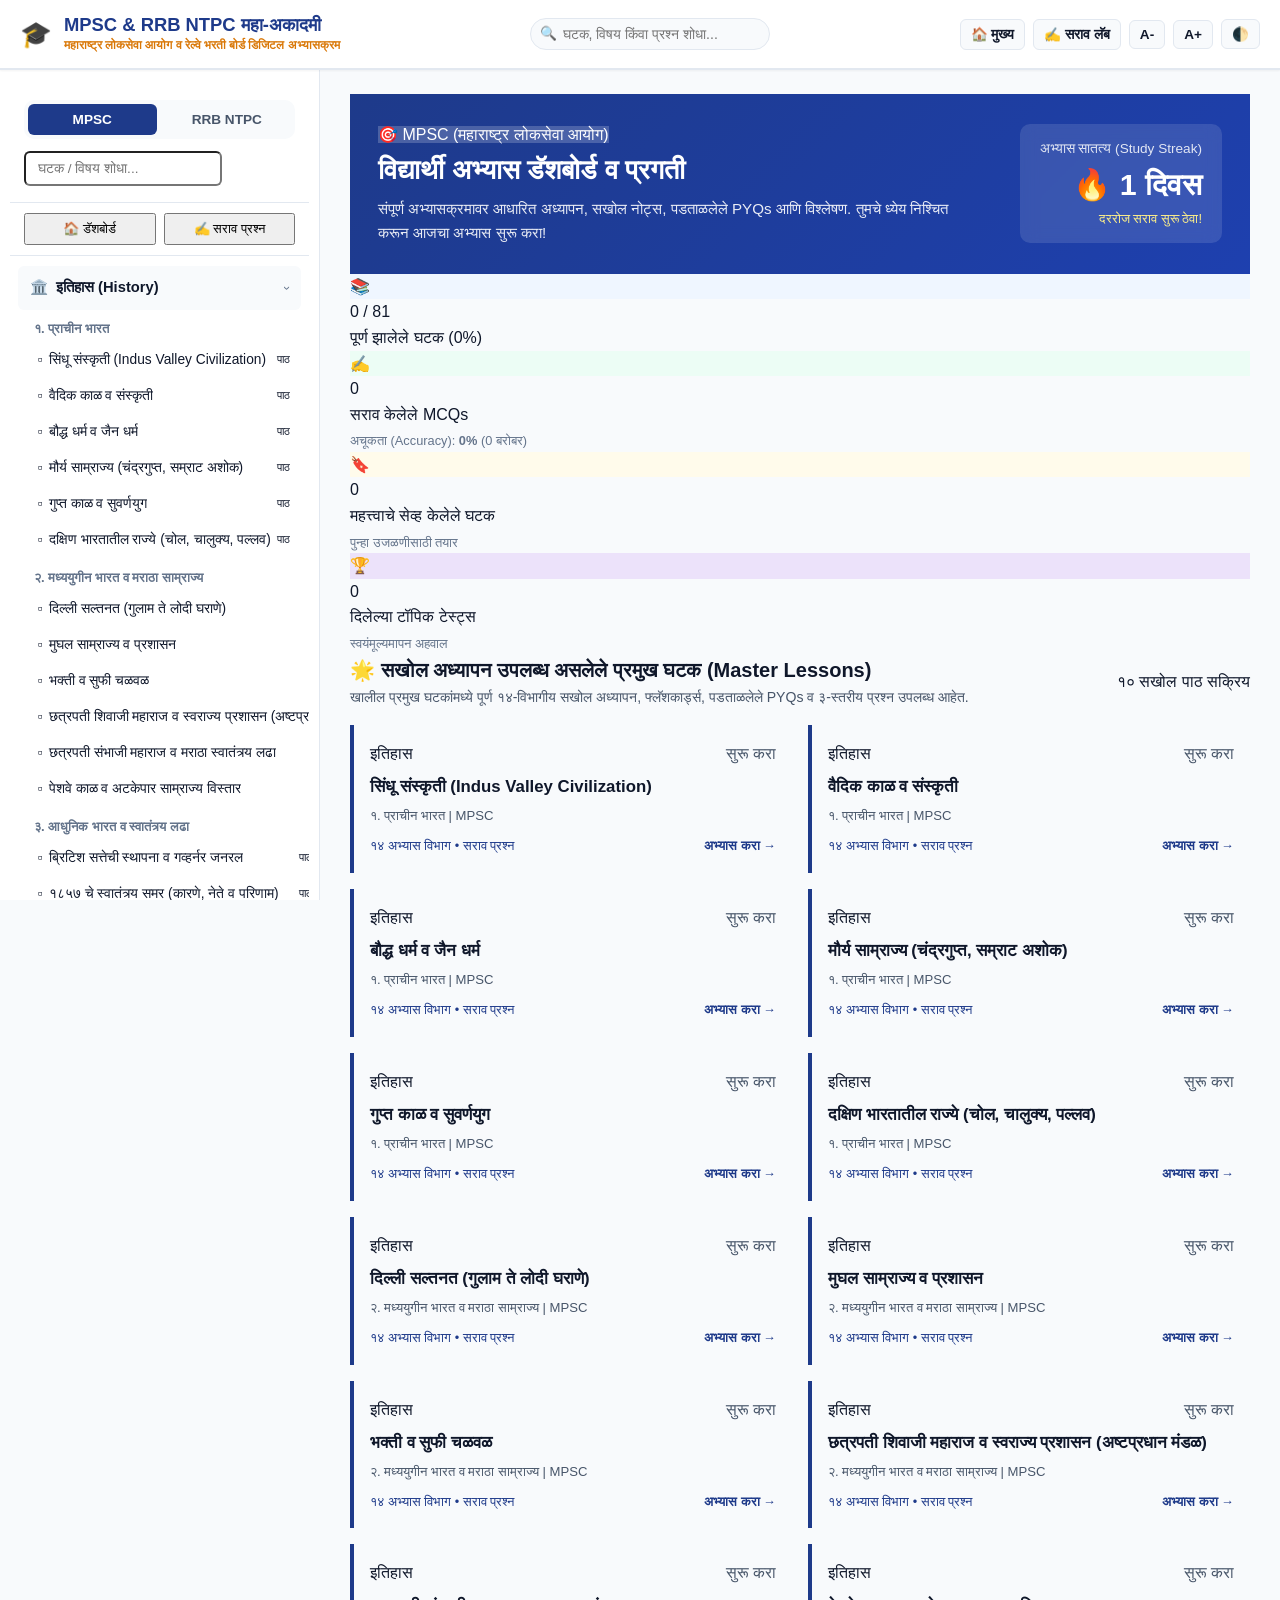
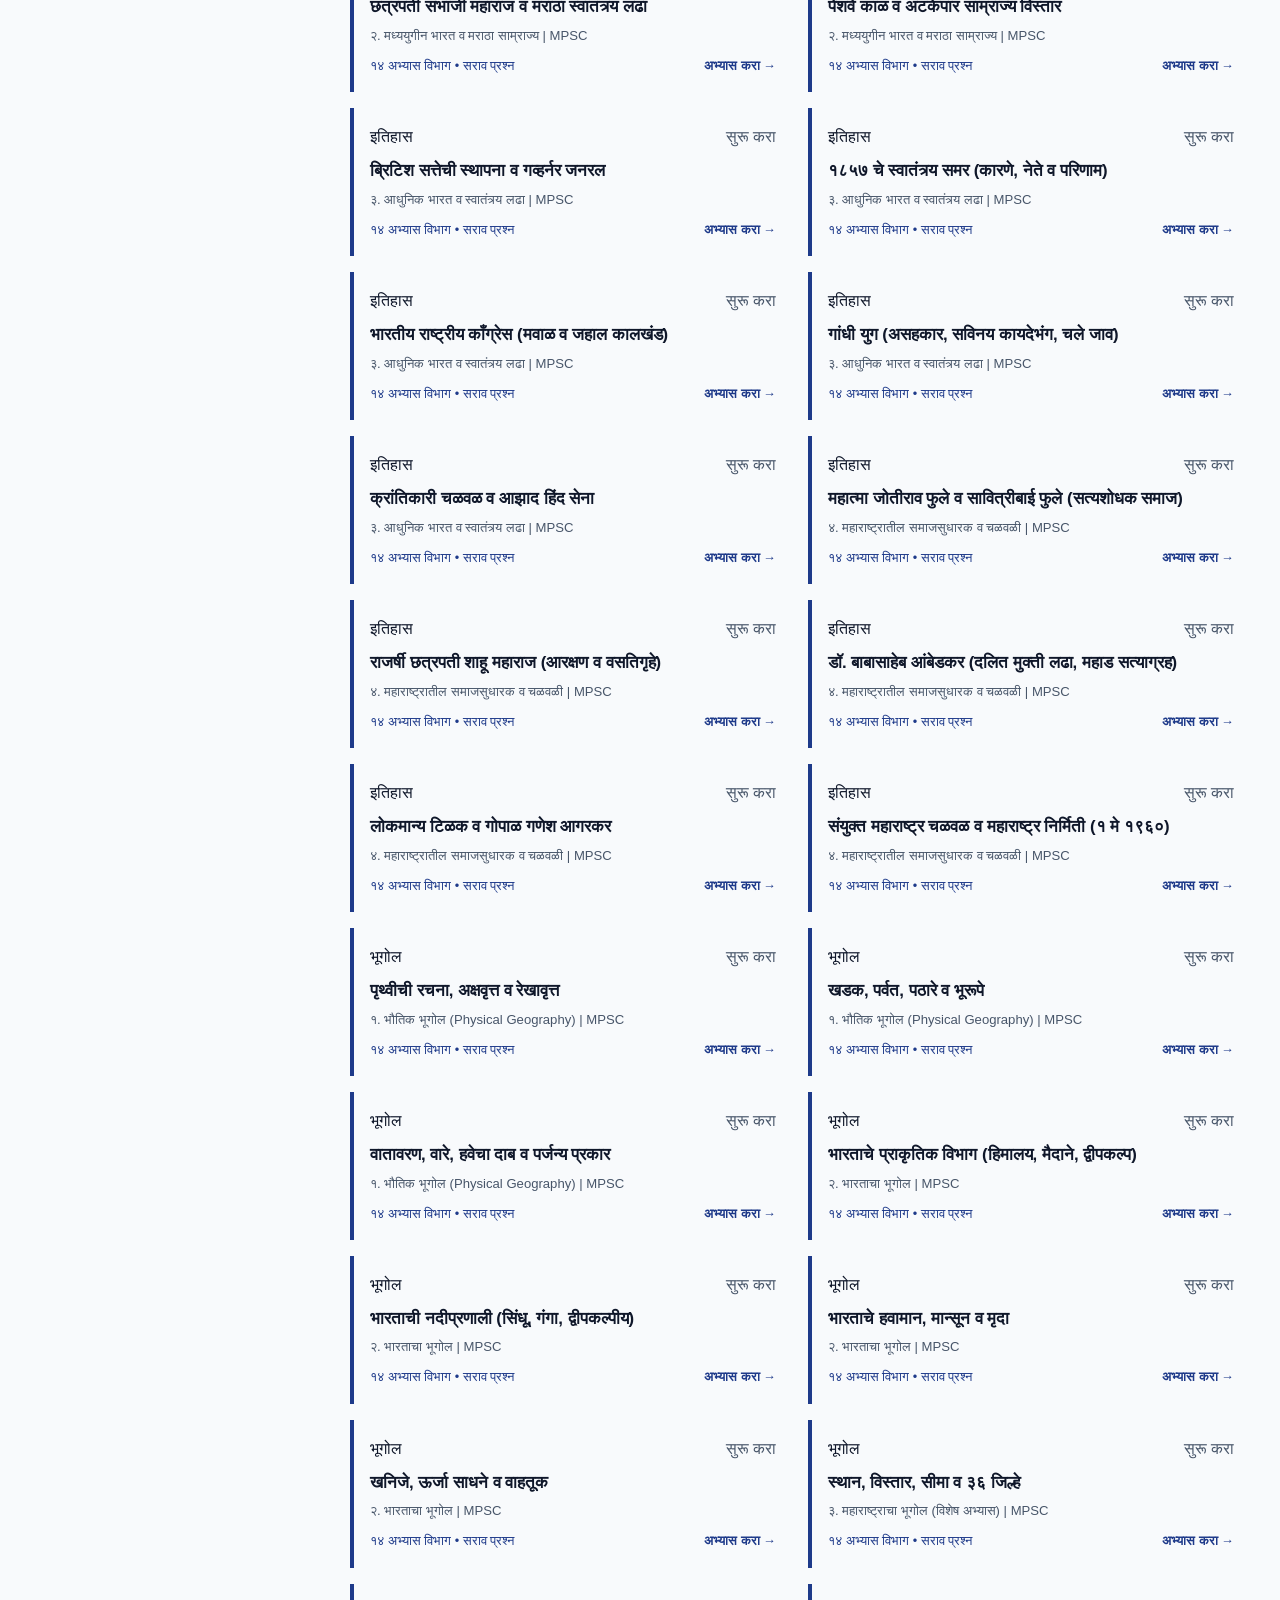
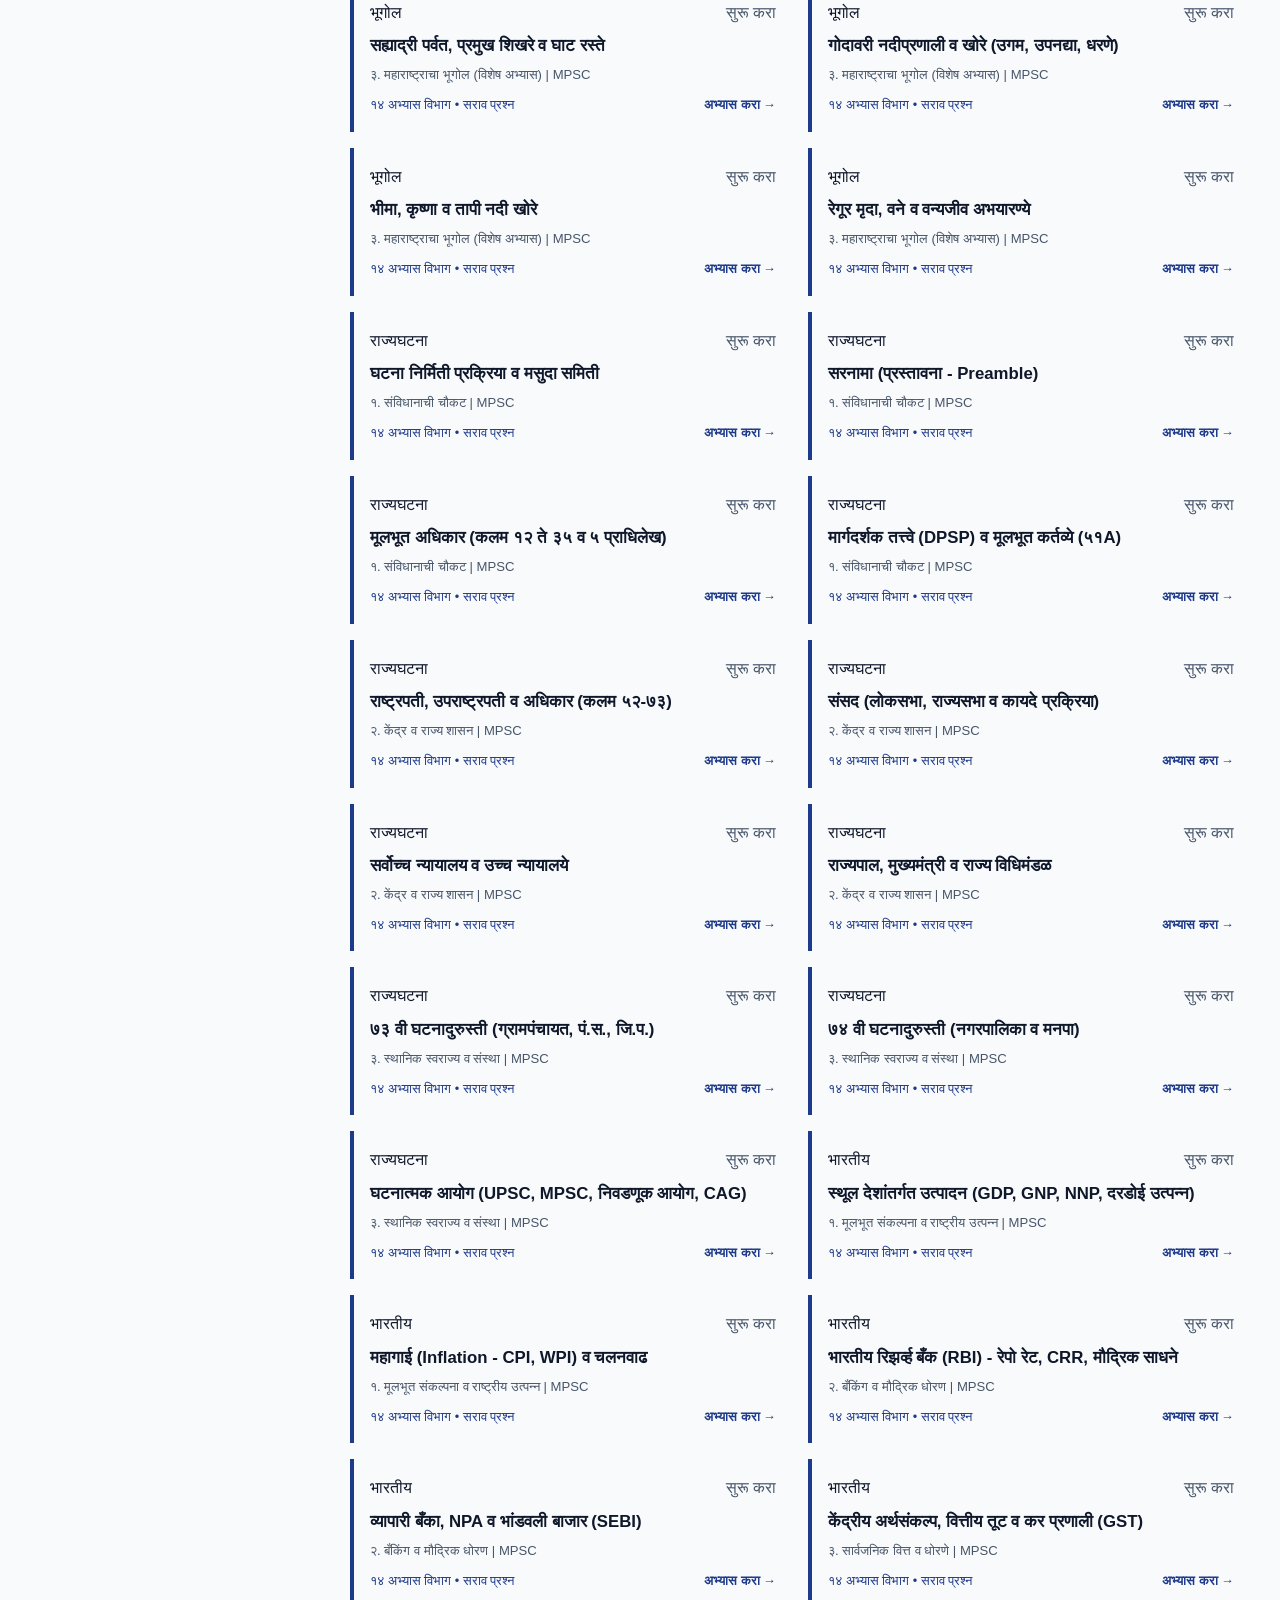
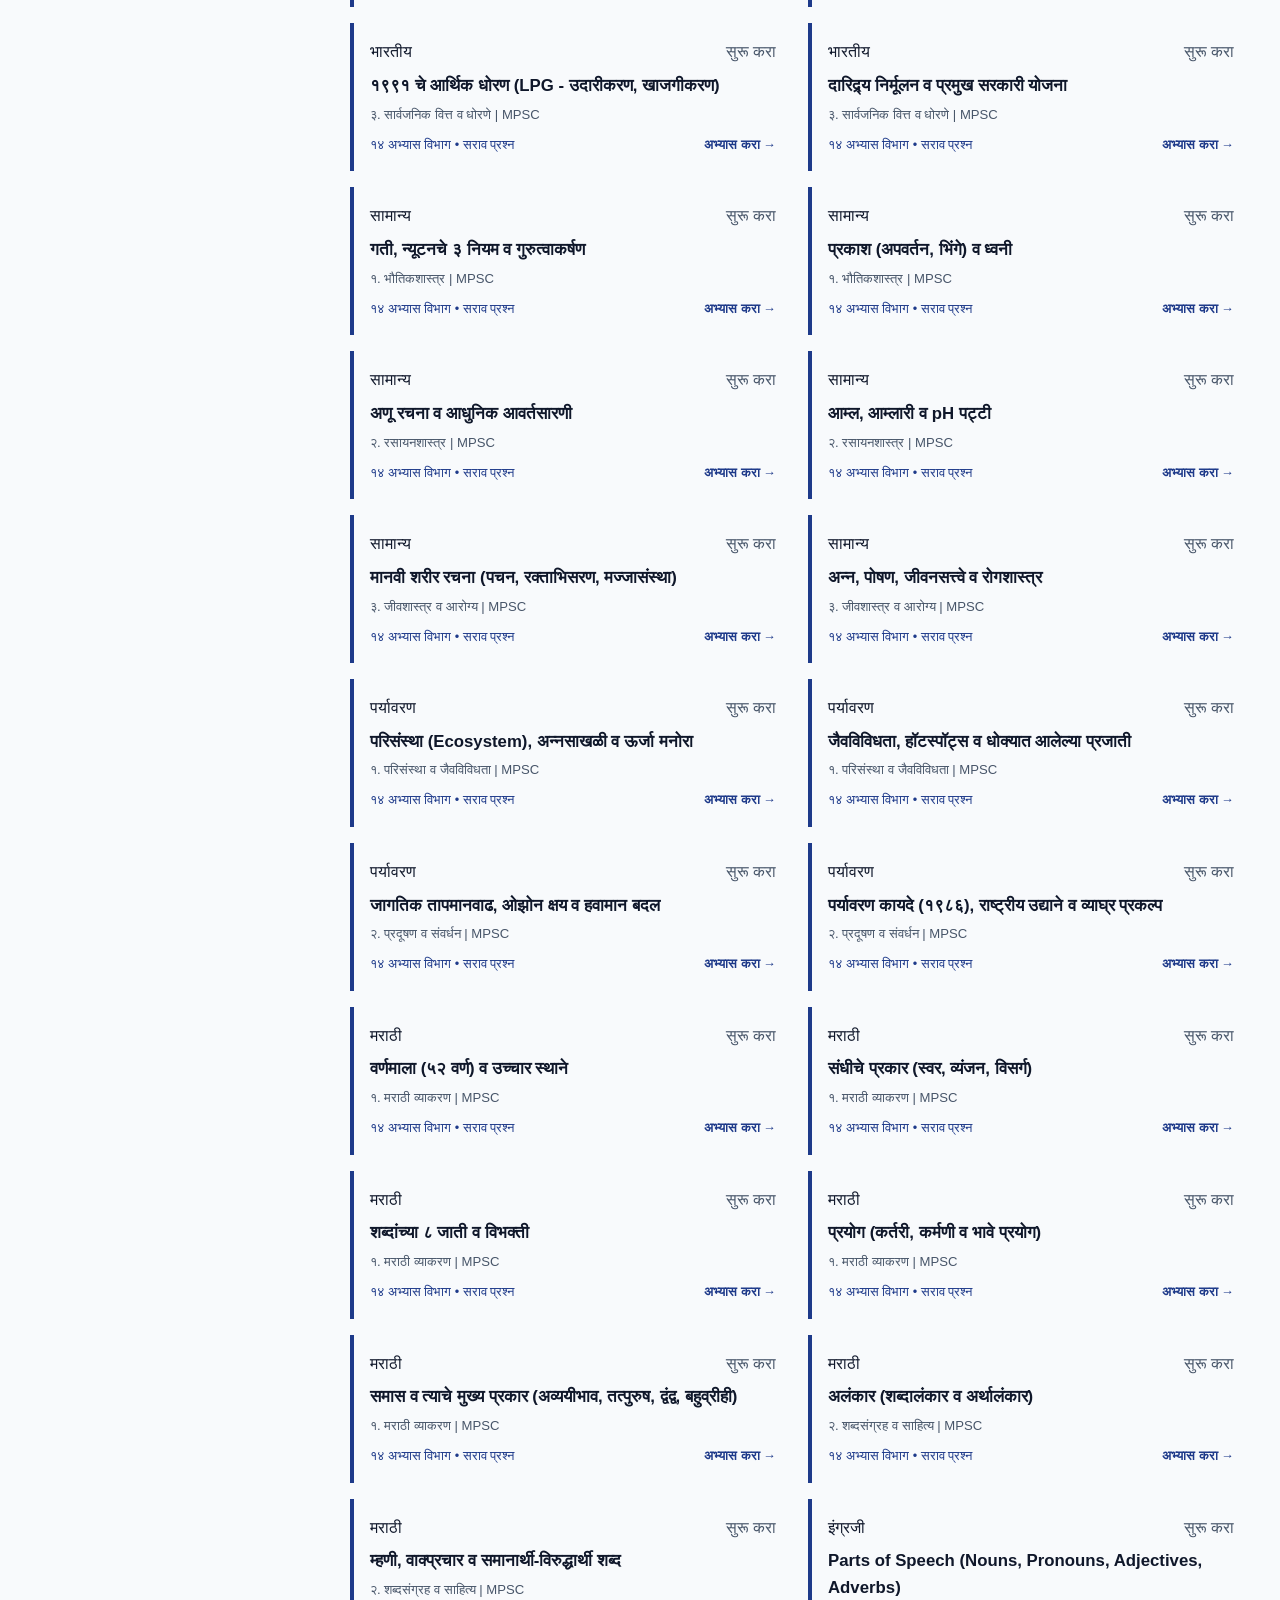
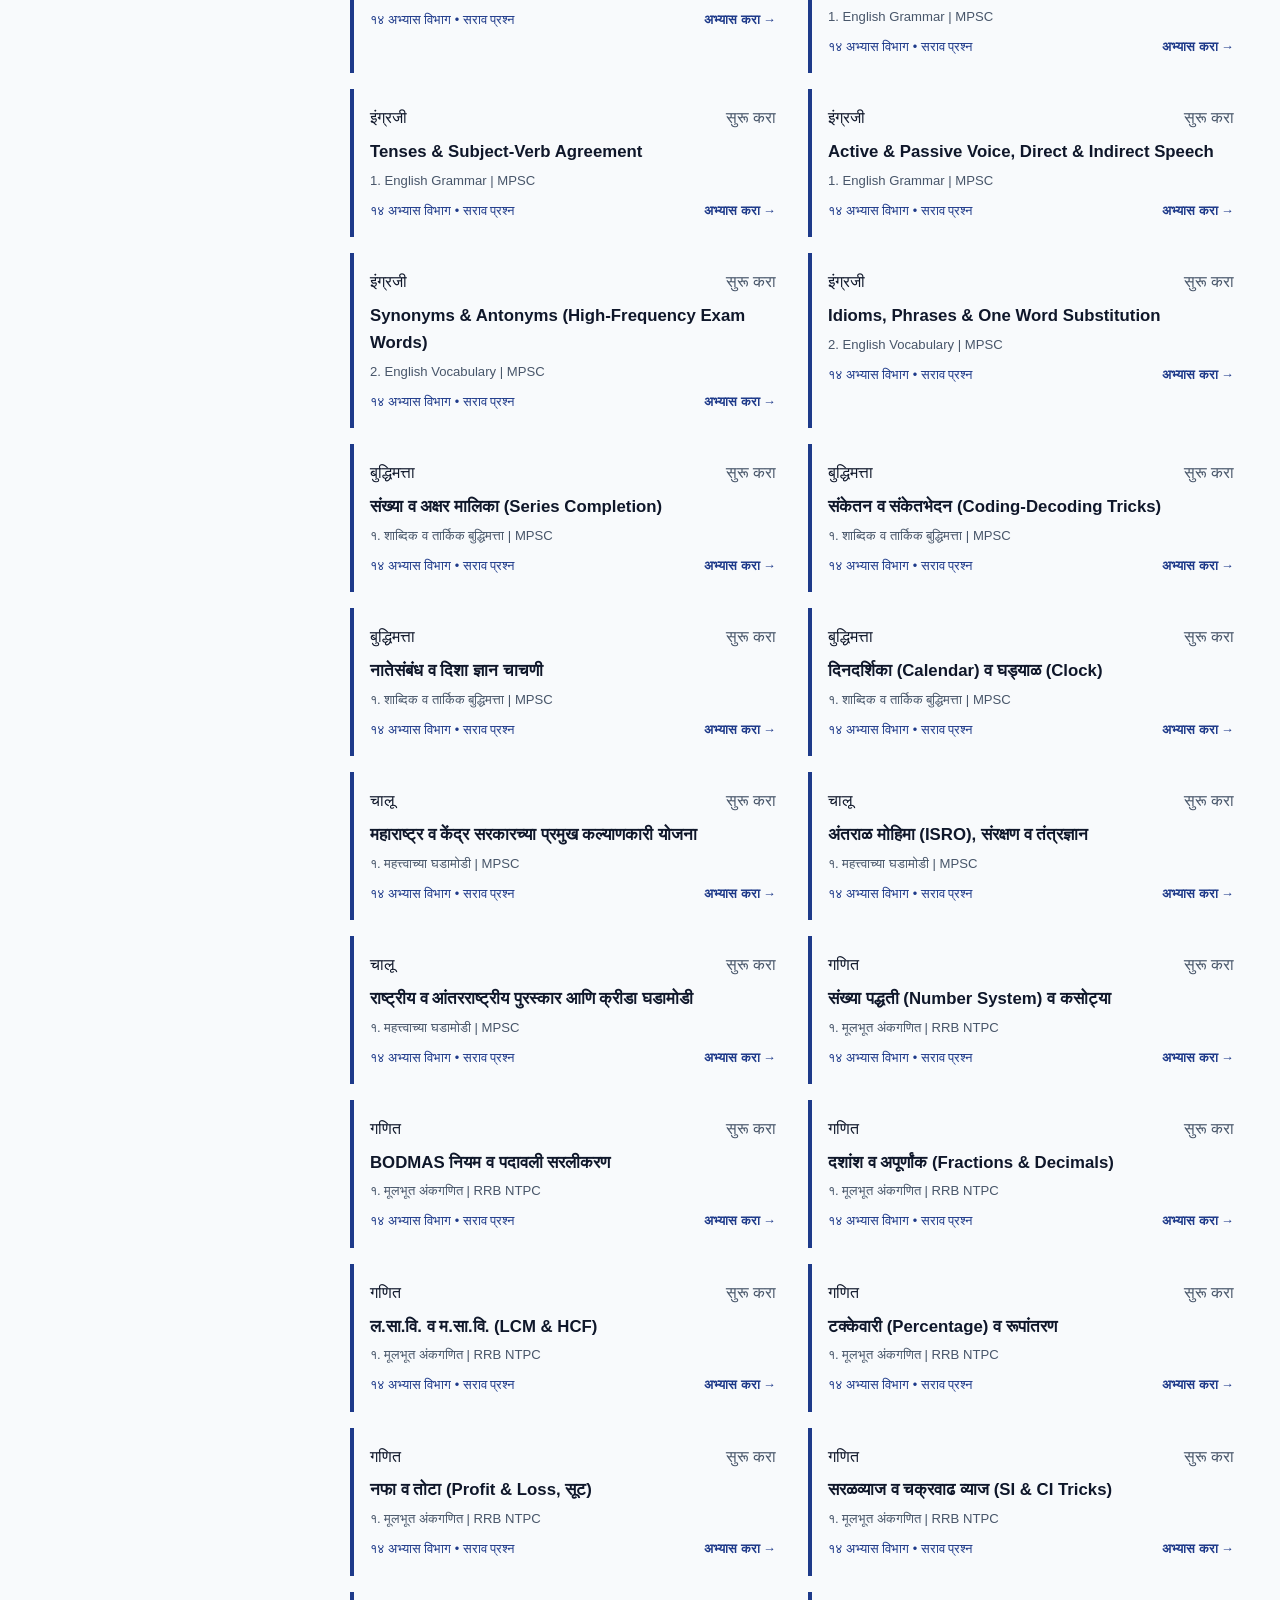
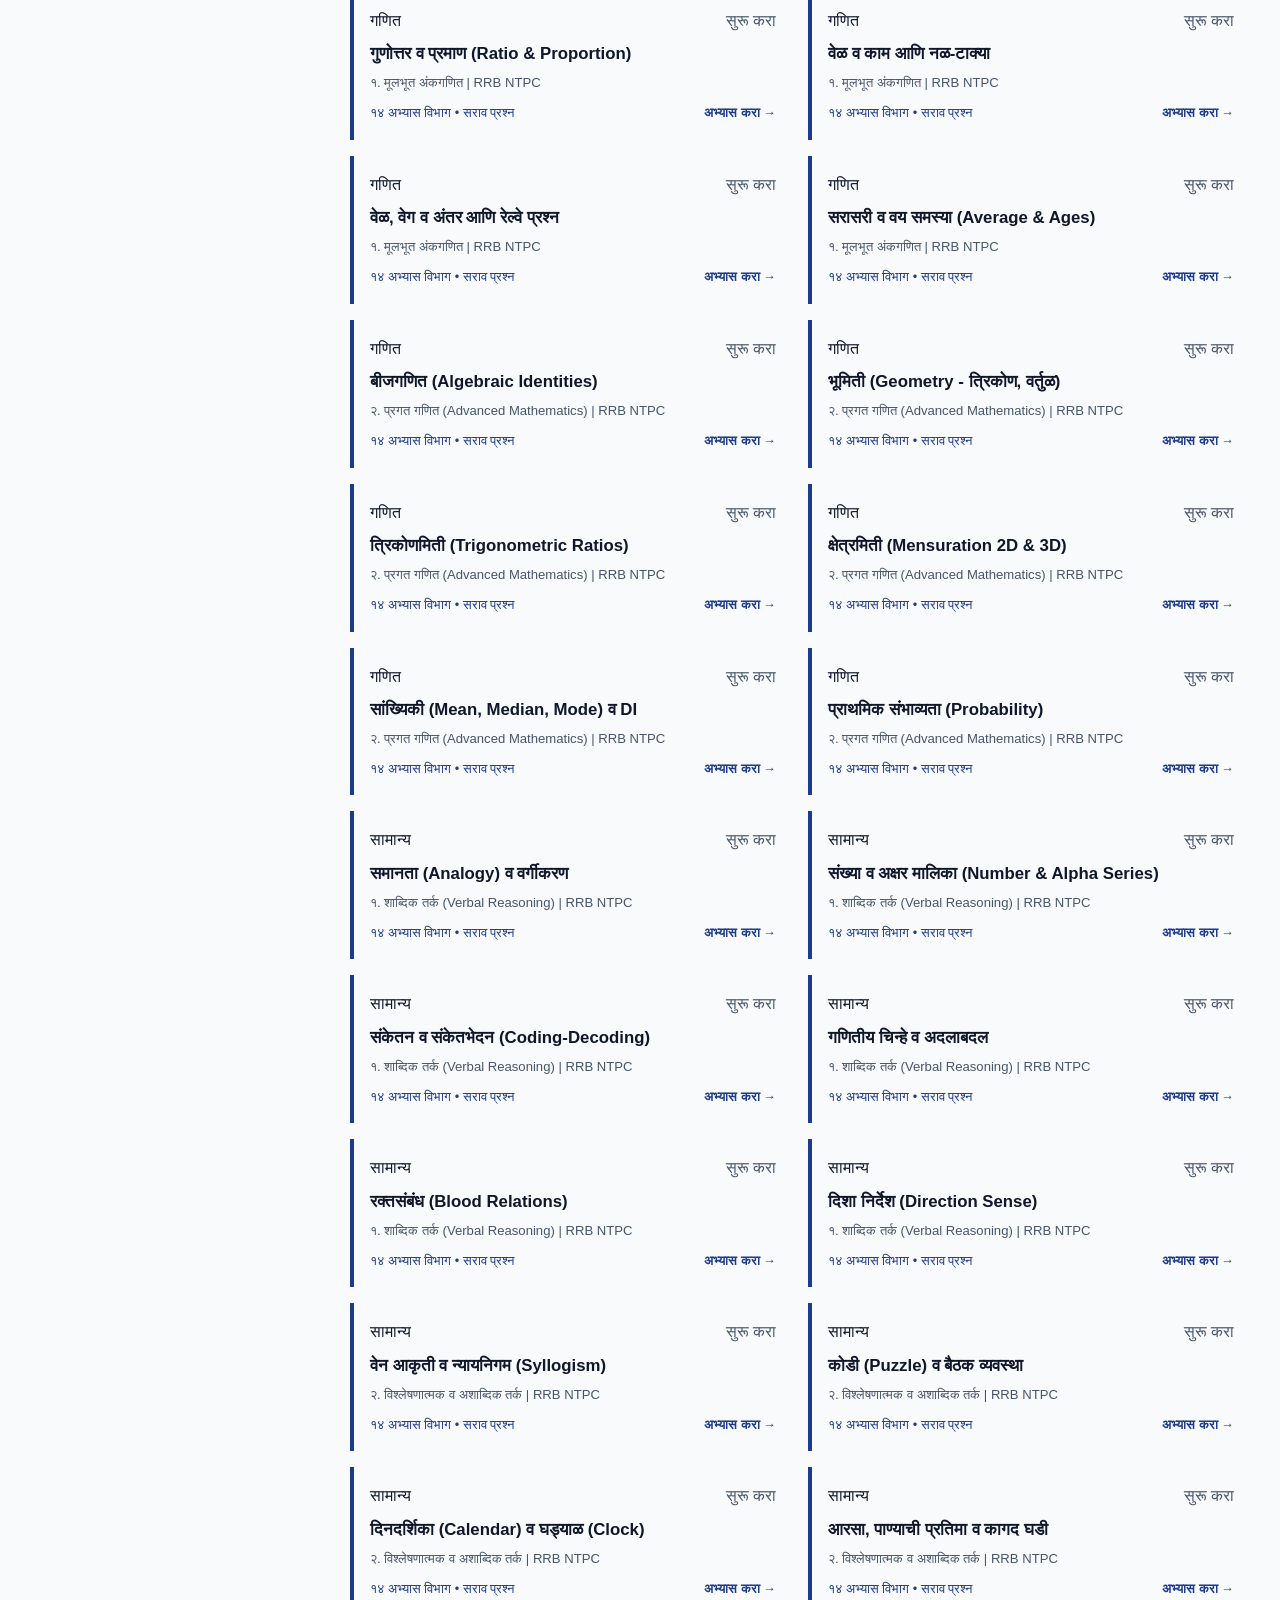
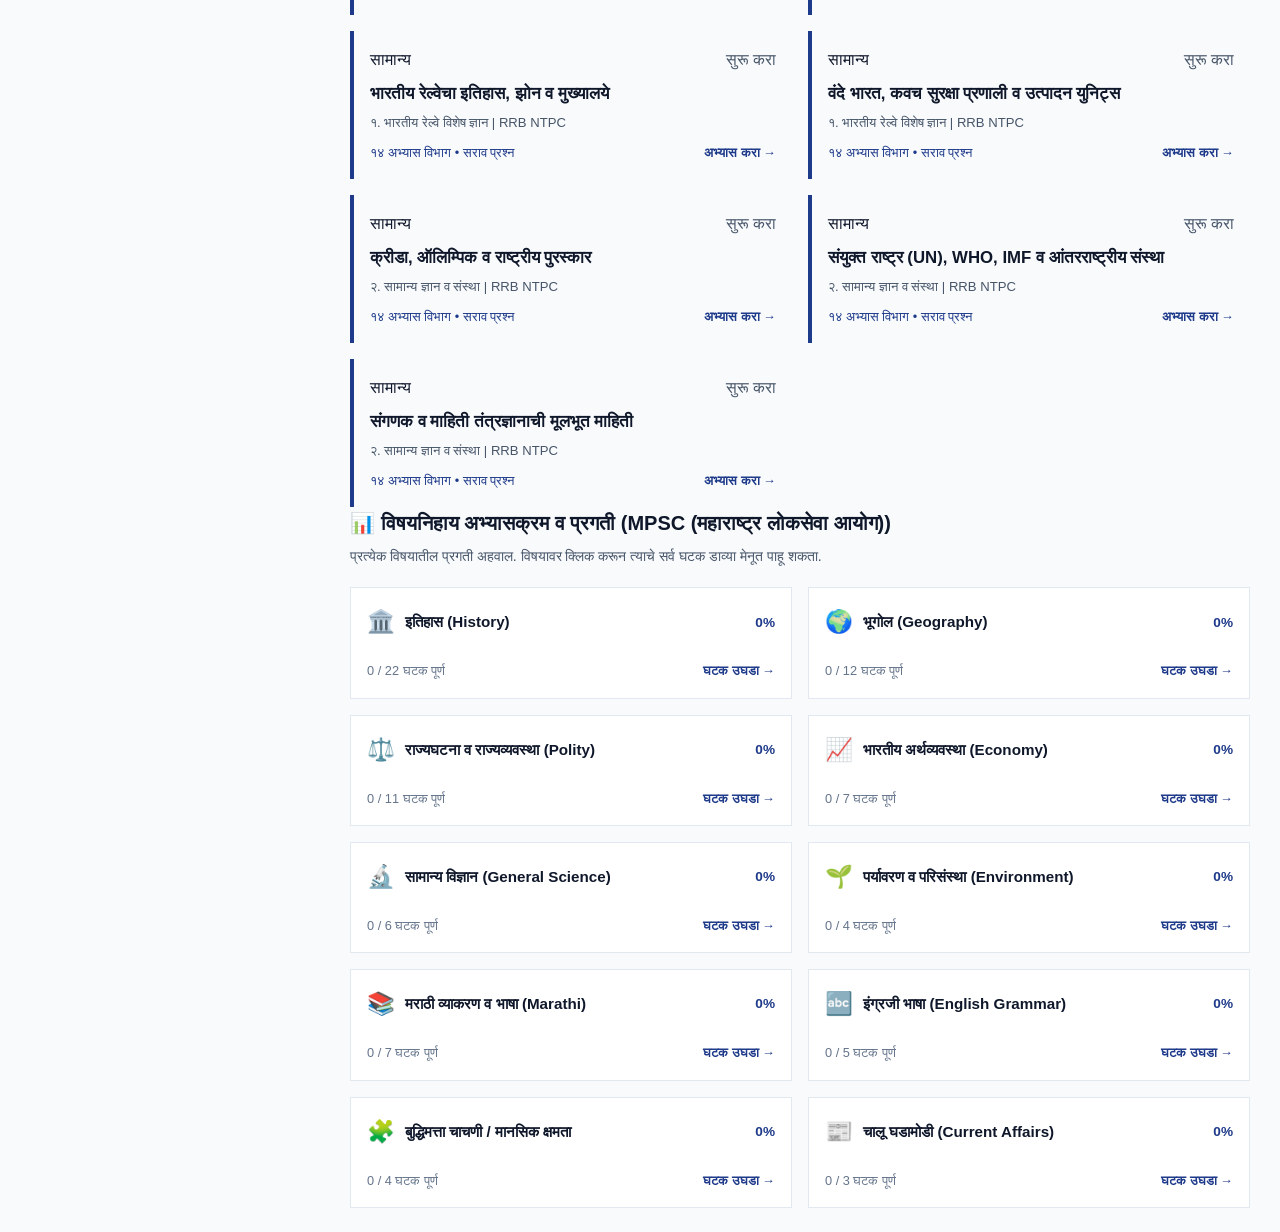
<file: index.html>
<!DOCTYPE html>
<html lang="mr">
<head>
  <meta charset="UTF-8">
  <meta name="viewport" content="width=device-width, initial-scale=1.0">
  <title>MPSC & RRB NTPC महा-अकादमी | संपूर्ण डिजिटल शिक्षण व्यासपीठ</title>
  <meta name="description" content="MPSC (राज्यसेवा, संयुक्त गट ब/क) व RRB NTPC साठी संपूर्ण अभ्यासक्रम, सखोल १४-घटक अध्यापन, पडताळलेले PYQs, ५४०+ MCQs आणि ३D फ्लॅशकार्ड्स.">

  <!-- Main Stylesheet -->
  <link rel="stylesheet" href="css/style.css">

  <!-- Mobile Responsive Sidebar Overrides -->
  <style>
    @media (max-width: 900px) {
      aside.app-sidebar {
        position: fixed;
        left: -320px;
        top: var(--header-h);
        bottom: 0;
        z-index: 999;
        transition: left 0.3s ease;
        box-shadow: var(--shadow-lg);
      }
      aside.app-sidebar.open {
        left: 0;
      }
      .mobile-menu-btn {
        display: inline-flex !important;
      }
      .header-search {
        display: none !important;
      }
    }
    .mobile-menu-btn {
      display: none;
      background: transparent;
      border: 1px solid var(--border);
      font-size: 1.2rem;
      padding: 4px 10px;
      border-radius: var(--radius-sm);
      cursor: pointer;
      color: var(--text-main);
    }
  </style>
</head>
<body>

  <!-- Top App Header -->
  <header class="app-header">
    <div class="brand-section">
      <button class="mobile-menu-btn" onclick="window.AppRouter.toggleMobileSidebar()" title="अभ्यासक्रम मेनू उघडा">☰</button>
      <div class="brand-logo" onclick="window.AppRouter.openDashboard()" style="cursor: pointer;">🎓</div>
      <div onclick="window.AppRouter.openDashboard()" style="cursor: pointer;">
        <div class="brand-title">MPSC & RRB NTPC महा-अकादमी</div>
        <div class="brand-sub">महाराष्ट्र लोकसेवा आयोग व रेल्वे भरती बोर्ड डिजिटल अभ्यासक्रम</div>
      </div>
    </div>

    <!-- Global Search -->
    <div class="header-search" style="position: relative;">
      <span class="search-icon">🔍</span>
      <input type="text" id="global-search-input" placeholder="घटक, विषय किंवा प्रश्न शोधा..." oninput="window.AppRouter.handleGlobalSearch(this.value)">
      <!-- Dropdown Results -->
      <div id="global-search-results" style="display: none; position: absolute; top: 38px; left: 0; width: 340px; background: var(--bg-card); border: 1px solid var(--border); border-radius: var(--radius-md); box-shadow: var(--shadow-lg); z-index: 1100; max-height: 400px; overflow-y: auto;"></div>
    </div>

    <!-- Header Tools -->
    <div class="header-tools">
      <button class="tool-btn" onclick="window.AppRouter.openDashboard()" title="डॅशबोर्ड">🏠 मुख्य</button>
      <button class="tool-btn" onclick="window.AppRouter.openPractice()" title="५४० MCQs प्रॅक्टिस लॅब">✍️ सराव लॅब</button>
      <button class="tool-btn" onclick="window.AppRouter.adjustFontSize(-1)" title="फॉन्ट लहान करा">A-</button>
      <button class="tool-btn" onclick="window.AppRouter.adjustFontSize(1)" title="फॉन्ट मोठा करा">A+</button>
      <button class="tool-btn" onclick="window.AppRouter.toggleTheme()" title="थीम बदला">🌓</button>
    </div>
  </header>

  <!-- App Main Layout -->
  <div class="app-body">

    <!-- Sidebar: Complete Syllabus Tree -->
    <aside class="app-sidebar" id="sidebar-panel">
      <div id="syllabus-sidebar-tree">
        <!-- Dynamically rendered by AppRouter -->
        <div style="padding: 20px; text-align: center; color: var(--text-muted);">
          अभ्यासक्रम लोड होत आहे...
        </div>
      </div>
    </aside>

    <!-- Main Content Area: Dashboard / Lesson / Practice -->
    <main class="main-content" id="main-content-view" style="flex: 1; padding: 24px 30px; max-width: 1200px; margin: 0 auto; width: 100%;">
      <!-- Dynamic Views Injected Here -->
      <div style="text-align: center; padding: 60px;">
        <div style="font-size: 2rem;">⏳</div>
        <p style="margin-top: 10px; color: var(--text-muted);">डिजिटल महा-अकादमी सुरू होत आहे...</p>
      </div>
    </main>

  </div>

  <!-- Application Data Stores (Global Objects for 100% offline & file:// compatibility) -->
  <script src="data/taxonomy.js"></script>
  <script src="data/lessons.js"></script>
  <script src="data/mcqs_bank.js"></script>

  <!-- Application Feature Engines -->
  <script src="js/dashboard.js"></script>
  <script src="js/lesson-engine.js"></script>
  <script src="js/practice-engine.js"></script>
  <script src="js/app.js"></script>

</body>
</html>
</file>
<file: css/style.css>
:root {
  --primary: #1e3a8a;
  --primary-light: #2563eb;
  --primary-subtle: #eff6ff;
  --secondary: #059669;
  --secondary-subtle: #ecfdf5;
  --accent: #d97706;
  --accent-subtle: #fffbeb;
  --danger: #dc2626;
  --danger-subtle: #fef2f2;
  --bg-main: #f8fafc;
  --bg-card: #ffffff;
  --bg-sidebar: #ffffff;
  --text-main: #0f172a;
  --text-muted: #475569;
  --text-light: #64748b;
  --border: #e2e8f0;
  --border-focus: #3b82f6;
  --sidebar-w: 320px;
  --header-h: 70px;
  --font-base: 16px;
  --radius-sm: 6px;
  --radius-md: 10px;
  --radius-lg: 16px;
  --shadow-sm: 0 1px 2px 0 rgba(0, 0, 0, 0.05);
  --shadow-md: 0 4px 6px -1px rgba(0, 0, 0, 0.08), 0 2px 4px -1px rgba(0, 0, 0, 0.04);
  --shadow-lg: 0 10px 15px -3px rgba(0, 0, 0, 0.08), 0 4px 6px -2px rgba(0, 0, 0, 0.04);
}

body.dark-mode {
  --primary: #60a5fa;
  --primary-light: #93c5fd;
  --primary-subtle: rgba(59, 130, 246, 0.12);
  --secondary: #10b981;
  --secondary-subtle: rgba(16, 185, 129, 0.12);
  --accent: #f59e0b;
  --accent-subtle: rgba(245, 158, 11, 0.12);
  --danger: #ef4444;
  --danger-subtle: rgba(239, 68, 68, 0.12);
  --bg-main: #0b0f19;
  --bg-card: #131b2e;
  --bg-sidebar: #0f1626;
  --text-main: #f8fafc;
  --text-muted: #94a3b8;
  --text-light: #64748b;
  --border: #23304a;
  --border-focus: #60a5fa;
  --shadow-sm: 0 1px 2px 0 rgba(0, 0, 0, 0.5);
  --shadow-md: 0 4px 6px -1px rgba(0, 0, 0, 0.4);
  --shadow-lg: 0 10px 15px -3px rgba(0, 0, 0, 0.5);
}

* {
  box-sizing: border-box;
  margin: 0;
  padding: 0;
}

body {
  font-family: 'Segoe UI', -apple-system, 'Noto Sans Devanagari', 'Mangal', 'Nirmala UI', sans-serif;
  background-color: var(--bg-main);
  color: var(--text-main);
  font-size: var(--font-base);
  line-height: 1.6;
  overflow-x: hidden;
}

/* Header */
header.app-header {
  position: fixed;
  top: 0;
  left: 0;
  right: 0;
  height: var(--header-h);
  background: var(--bg-card);
  border-bottom: 2px solid var(--border);
  display: flex;
  align-items: center;
  justify-content: space-between;
  padding: 0 20px;
  z-index: 1000;
  box-shadow: var(--shadow-sm);
}

.brand-section {
  display: flex;
  align-items: center;
  gap: 12px;
}

.brand-logo {
  font-size: 1.6rem;
}

.brand-title {
  font-size: 1.15rem;
  font-weight: 800;
  color: var(--primary);
  line-height: 1.2;
}

.brand-sub {
  font-size: 0.72rem;
  font-weight: 600;
  color: var(--accent);
}

.header-exam-switcher {
  display: flex;
  background: var(--bg-main);
  padding: 3px;
  border-radius: var(--radius-md);
  border: 1px solid var(--border);
}

.exam-pill-btn {
  padding: 6px 14px;
  border-radius: var(--radius-sm);
  border: none;
  background: transparent;
  color: var(--text-muted);
  font-weight: 700;
  font-size: 0.88rem;
  cursor: pointer;
  transition: all 0.2s;
}

.exam-pill-btn.active {
  background: var(--primary);
  color: #ffffff;
  box-shadow: var(--shadow-sm);
}

.header-search {
  position: relative;
  width: 240px;
}

.header-search input {
  width: 100%;
  padding: 7px 12px 7px 32px;
  border-radius: 20px;
  border: 1px solid var(--border);
  background: var(--bg-main);
  color: var(--text-main);
  font-size: 0.88rem;
  outline: none;
  transition: all 0.2s;
}

.header-search input:focus {
  border-color: var(--primary);
  width: 280px;
  box-shadow: 0 0 0 3px rgba(37, 99, 235, 0.15);
}

.header-search .search-icon {
  position: absolute;
  left: 10px;
  top: 50%;
  transform: translateY(-50%);
  color: var(--text-light);
  font-size: 0.85rem;
}

.header-tools {
  display: flex;
  align-items: center;
  gap: 8px;
}

.tool-btn {
  background: var(--bg-main);
  border: 1px solid var(--border);
  color: var(--text-main);
  padding: 6px 10px;
  border-radius: var(--radius-sm);
  cursor: pointer;
  font-weight: 600;
  font-size: 0.85rem;
}

.tool-btn:hover {
  background: var(--border);
}

/* App Layout */
.app-body {
  display: flex;
  margin-top: var(--header-h);
  min-height: calc(100vh - var(--header-h));
}

/* Sidebar Syllabus Tree */
aside.app-sidebar {
  width: var(--sidebar-w);
  background: var(--bg-sidebar);
  border-right: 1px solid var(--border);
  height: calc(100vh - var(--header-h));
  position: sticky;
  top: var(--header-h);
  overflow-y: auto;
  padding: 14px 10px;
  flex-shrink: 0;
}

.sidebar-header-box {
  padding: 10px 12px;
  border-bottom: 2px solid var(--border);
  margin-bottom: 12px;
}

.sidebar-badge {
  font-size: 0.75rem;
  font-weight: 800;
  text-transform: uppercase;
  color: var(--accent);
}

.sidebar-filter-input {
  width: 100%;
  padding: 6px 10px;
  border: 1px solid var(--border);
  border-radius: var(--radius-sm);
  background: var(--bg-main);
  color: var(--text-main);
  font-size: 0.82rem;
  margin-top: 8px;
  outline: none;
}

.subject-nav-group {
  margin-bottom: 8px;
  border: 1px solid var(--border);
  border-radius: var(--radius-md);
  overflow: hidden;
}

.subject-nav-header {
  padding: 10px 12px;
  background: var(--bg-main);
  font-weight: 700;
  font-size: 0.9rem;
  cursor: pointer;
  display: flex;
  align-items: center;
  justify-content: space-between;
  user-select: none;
}

.subject-nav-header:hover {
  background: var(--primary-subtle);
}

.subject-nav-body {
  display: none;
  background: var(--bg-card);
  padding: 4px 0;
}

.subject-nav-body.open {
  display: block;
}

.chapter-nav-group {
  padding: 4px 0 4px 8px;
}

.chapter-nav-title {
  font-size: 0.82rem;
  font-weight: 700;
  color: var(--primary);
  padding: 4px 10px;
  display: block;
}

.topic-nav-link {
  display: flex;
  align-items: center;
  justify-content: space-between;
  padding: 6px 10px 6px 20px;
  font-size: 0.82rem;
  color: var(--text-muted);
  text-decoration: none;
  border-left: 3px solid transparent;
  transition: all 0.15s;
  cursor: pointer;
}

.topic-nav-link:hover {
  background: var(--primary-subtle);
  color: var(--primary);
  border-left-color: var(--primary);
}

.topic-nav-link.active {
  background: var(--primary-subtle);
  color: var(--primary);
  border-left-color: var(--primary);
  font-weight: 700;
}

.topic-status-dot {
  width: 8px;
  height: 8px;
  border-radius: 50%;
  background: var(--border);
}

.topic-status-dot.completed {
  background: var(--secondary);
}

.topic-status-dot.in-progress {
  background: var(--accent);
}

/* Main Viewport */
main.app-viewport {
  flex-grow: 1;
  padding: 24px 32px;
  max-width: 1200px;
}

/* Breadcrumb Bar */
.breadcrumb-bar {
  display: flex;
  align-items: center;
  gap: 8px;
  font-size: 0.84rem;
  color: var(--text-light);
  margin-bottom: 16px;
  flex-wrap: wrap;
}

.breadcrumb-bar a, .breadcrumb-bar span.crumb-btn {
  color: var(--primary);
  cursor: pointer;
  text-decoration: none;
  font-weight: 600;
}

/* Lesson Container */
.lesson-page-card {
  background: var(--bg-card);
  border: 1px solid var(--border);
  border-radius: var(--radius-lg);
  padding: 28px 32px;
  box-shadow: var(--shadow-sm);
  margin-bottom: 30px;
}

.lesson-top-meta {
  display: flex;
  justify-content: space-between;
  align-items: flex-start;
  border-bottom: 2px solid var(--border);
  padding-bottom: 18px;
  margin-bottom: 20px;
  flex-wrap: wrap;
  gap: 14px;
}

.lesson-main-title {
  font-size: 1.7rem;
  font-weight: 800;
  color: var(--text-main);
  margin-top: 4px;
}

.lesson-sub-meta {
  display: flex;
  align-items: center;
  gap: 12px;
  margin-top: 8px;
  font-size: 0.85rem;
  color: var(--text-muted);
}

.badge-tag {
  display: inline-block;
  padding: 3px 10px;
  border-radius: 12px;
  font-size: 0.78rem;
  font-weight: 700;
  background: var(--primary-subtle);
  color: var(--primary);
}

.badge-tag.difficulty-easy { background: var(--secondary-subtle); color: var(--secondary); }
.badge-tag.difficulty-medium { background: var(--accent-subtle); color: var(--accent); }
.badge-tag.difficulty-hard { background: var(--danger-subtle); color: var(--danger); }

.lesson-status-picker {
  display: flex;
  align-items: center;
  gap: 8px;
  background: var(--bg-main);
  padding: 6px 12px;
  border-radius: var(--radius-md);
  border: 1px solid var(--border);
}

.lesson-status-picker select {
  background: transparent;
  border: none;
  color: var(--text-main);
  font-weight: 700;
  outline: none;
  cursor: pointer;
}

/* Lesson Navigation Tabs */
.lesson-tabs-bar {
  display: flex;
  gap: 6px;
  border-bottom: 2px solid var(--border);
  margin-bottom: 24px;
  overflow-x: auto;
}

.lesson-tab-btn {
  padding: 10px 16px;
  border: none;
  background: transparent;
  color: var(--text-muted);
  font-weight: 700;
  font-size: 0.92rem;
  cursor: pointer;
  border-bottom: 3px solid transparent;
  transition: all 0.2s;
  white-space: nowrap;
}

.lesson-tab-btn:hover {
  color: var(--primary);
}

.lesson-tab-btn.active {
  color: var(--primary);
  border-bottom-color: var(--primary);
  background: var(--primary-subtle);
  border-radius: var(--radius-sm) var(--radius-sm) 0 0;
}

.tab-pane {
  display: none;
}

.tab-pane.active {
  display: block;
  animation: fadeIn 0.2s ease;
}

@keyframes fadeIn {
  from { opacity: 0; transform: translateY(4px); }
  to { opacity: 1; transform: translateY(0); }
}

/* Content Sections */
.content-box {
  margin-bottom: 28px;
}

.content-heading {
  font-size: 1.25rem;
  font-weight: 800;
  color: var(--primary);
  border-left: 4px solid var(--primary);
  padding-left: 10px;
  margin: 20px 0 12px 0;
}

.intro-grid {
  display: grid;
  grid-template-columns: 1fr 1fr;
  gap: 16px;
  margin: 16px 0;
}

.intro-card {
  background: var(--bg-main);
  border: 1px solid var(--border);
  border-radius: var(--radius-md);
  padding: 16px;
}

.intro-card-title {
  font-weight: 800;
  font-size: 0.88rem;
  color: var(--primary);
  margin-bottom: 6px;
  text-transform: uppercase;
}

/* Timeline Cards */
.timeline-list {
  border-left: 3px solid var(--primary);
  padding-left: 16px;
  margin: 16px 0;
}

.timeline-item {
  position: relative;
  margin-bottom: 14px;
}

.timeline-item::before {
  content: '';
  position: absolute;
  left: -22px;
  top: 6px;
  width: 10px;
  height: 10px;
  border-radius: 50%;
  background: var(--primary);
}

.timeline-year {
  font-weight: 800;
  color: var(--accent);
  font-size: 0.9rem;
}

/* Sites Grid */
.sites-grid {
  display: grid;
  grid-template-columns: 1fr 1fr;
  gap: 16px;
  margin: 18px 0;
}

.site-card {
  background: var(--bg-main);
  border: 1px solid var(--border);
  border-radius: var(--radius-md);
  padding: 18px;
}

.site-name {
  font-size: 1.1rem;
  font-weight: 800;
  color: var(--primary);
  margin-bottom: 6px;
}

.site-meta {
  font-size: 0.85rem;
  color: var(--text-light);
  margin-bottom: 10px;
}

.site-findings-list {
  padding-left: 20px;
  font-size: 0.9rem;
}

.site-findings-list li {
  margin-bottom: 4px;
}

/* Comparison Tables */
.comparison-table {
  width: 100%;
  border-collapse: collapse;
  margin: 18px 0;
  font-size: 0.92rem;
}

.comparison-table th, .comparison-table td {
  border: 1px solid var(--border);
  padding: 10px 14px;
  text-align: left;
}

.comparison-table th {
  background: var(--primary-subtle);
  color: var(--primary);
  font-weight: 800;
}

/* Exam-Oriented Fact Box */
.fact-box {
  background: var(--accent-subtle);
  border: 1px solid rgba(217, 119, 6, 0.3);
  border-left: 5px solid var(--accent);
  border-radius: var(--radius-md);
  padding: 16px 20px;
  margin: 20px 0;
}

.fact-box-title {
  font-weight: 800;
  color: var(--accent);
  font-size: 1rem;
  margin-bottom: 8px;
  display: flex;
  align-items: center;
  gap: 8px;
}

/* Flashcards 3D Deck */
.flashcards-deck {
  display: grid;
  grid-template-columns: repeat(auto-fill, minmax(280px, 1fr));
  gap: 18px;
  margin: 20px 0;
}

.flashcard {
  background: var(--bg-card);
  border: 1px solid var(--border);
  border-radius: var(--radius-md);
  min-height: 160px;
  padding: 20px;
  cursor: pointer;
  position: relative;
  perspective: 1000px;
  box-shadow: var(--shadow-sm);
  display: flex;
  flex-direction: column;
  justify-content: center;
  align-items: center;
  text-align: center;
  transition: transform 0.2s, box-shadow 0.2s;
}

.flashcard:hover {
  transform: translateY(-2px);
  box-shadow: var(--shadow-md);
  border-color: var(--primary);
}

.flashcard-term {
  font-size: 1.15rem;
  font-weight: 800;
  color: var(--primary);
}

.flashcard-def {
  display: none;
  font-size: 0.95rem;
  color: var(--text-main);
  line-height: 1.5;
}

.flashcard.flipped .flashcard-term {
  display: none;
}

.flashcard.flipped .flashcard-def {
  display: block;
}

.flashcard-hint {
  position: absolute;
  bottom: 8px;
  font-size: 0.75rem;
  color: var(--text-light);
}

/* PYQ Item */
.pyq-card {
  background: var(--bg-main);
  border: 1px solid var(--border);
  border-left: 4px solid var(--secondary);
  border-radius: var(--radius-md);
  padding: 18px;
  margin-bottom: 16px;
}

.pyq-tag {
  display: inline-block;
  padding: 2px 8px;
  border-radius: 6px;
  font-size: 0.75rem;
  font-weight: 800;
  background: var(--secondary-subtle);
  color: var(--secondary);
  margin-bottom: 8px;
}

.pyq-question {
  font-size: 1.05rem;
  font-weight: 700;
  margin-bottom: 12px;
}

/* Student Dashboard View */
.dashboard-grid {
  display: grid;
  grid-template-columns: repeat(4, 1fr);
  gap: 16px;
  margin-bottom: 24px;
}

.dash-stat-card {
  background: var(--bg-card);
  border: 1px solid var(--border);
  border-radius: var(--radius-md);
  padding: 18px;
  box-shadow: var(--shadow-sm);
  display: flex;
  align-items: center;
  gap: 14px;
}

.dash-stat-icon {
  width: 46px;
  height: 46px;
  border-radius: var(--radius-md);
  display: flex;
  align-items: center;
  justify-content: center;
  font-size: 1.4rem;
}

.dash-stat-num {
  font-size: 1.5rem;
  font-weight: 800;
  line-height: 1.1;
}

.dash-stat-label {
  font-size: 0.8rem;
  color: var(--text-light);
  font-weight: 600;
}

.subject-progress-list {
  background: var(--bg-card);
  border: 1px solid var(--border);
  border-radius: var(--radius-lg);
  padding: 24px;
  margin-bottom: 24px;
}

.progress-row {
  margin-bottom: 16px;
}

.progress-label-bar {
  display: flex;
  justify-content: space-between;
  font-size: 0.88rem;
  font-weight: 700;
  margin-bottom: 6px;
}

.progress-track {
  height: 8px;
  background: var(--border);
  border-radius: 4px;
  overflow: hidden;
}

.progress-fill {
  height: 100%;
  background: var(--primary);
  border-radius: 4px;
  transition: width 0.4s ease;
}

/* Placeholder for unpopulated lessons */
.coming-soon-box {
  background: var(--bg-main);
  border: 2px dashed var(--border);
  border-radius: var(--radius-lg);
  padding: 40px;
  text-align: center;
  margin: 24px 0;
}

.coming-soon-box h3 {
  font-size: 1.3rem;
  color: var(--primary);
  margin-bottom: 8px;
}

.coming-soon-box p {
  color: var(--text-muted);
  max-width: 600px;
  margin: 0 auto 18px;
}

/* Responsive Breakpoints */
@media (max-width: 900px) {
  .intro-grid, .sites-grid {
    grid-template-columns: 1fr;
  }
  .dashboard-grid {
    grid-template-columns: 1fr 1fr;
  }
  main.app-viewport {
    padding: 16px;
  }
}

@media (max-width: 768px) {
  aside.app-sidebar {
    display: none;
    position: fixed;
    left: 0;
    top: var(--header-h);
    bottom: 0;
    z-index: 900;
    box-shadow: var(--shadow-lg);
  }
  aside.app-sidebar.mobile-open {
    display: block;
  }
  .header-search {
    display: none;
  }
  .dashboard-grid {
    grid-template-columns: 1fr;
  }
}
</file>
